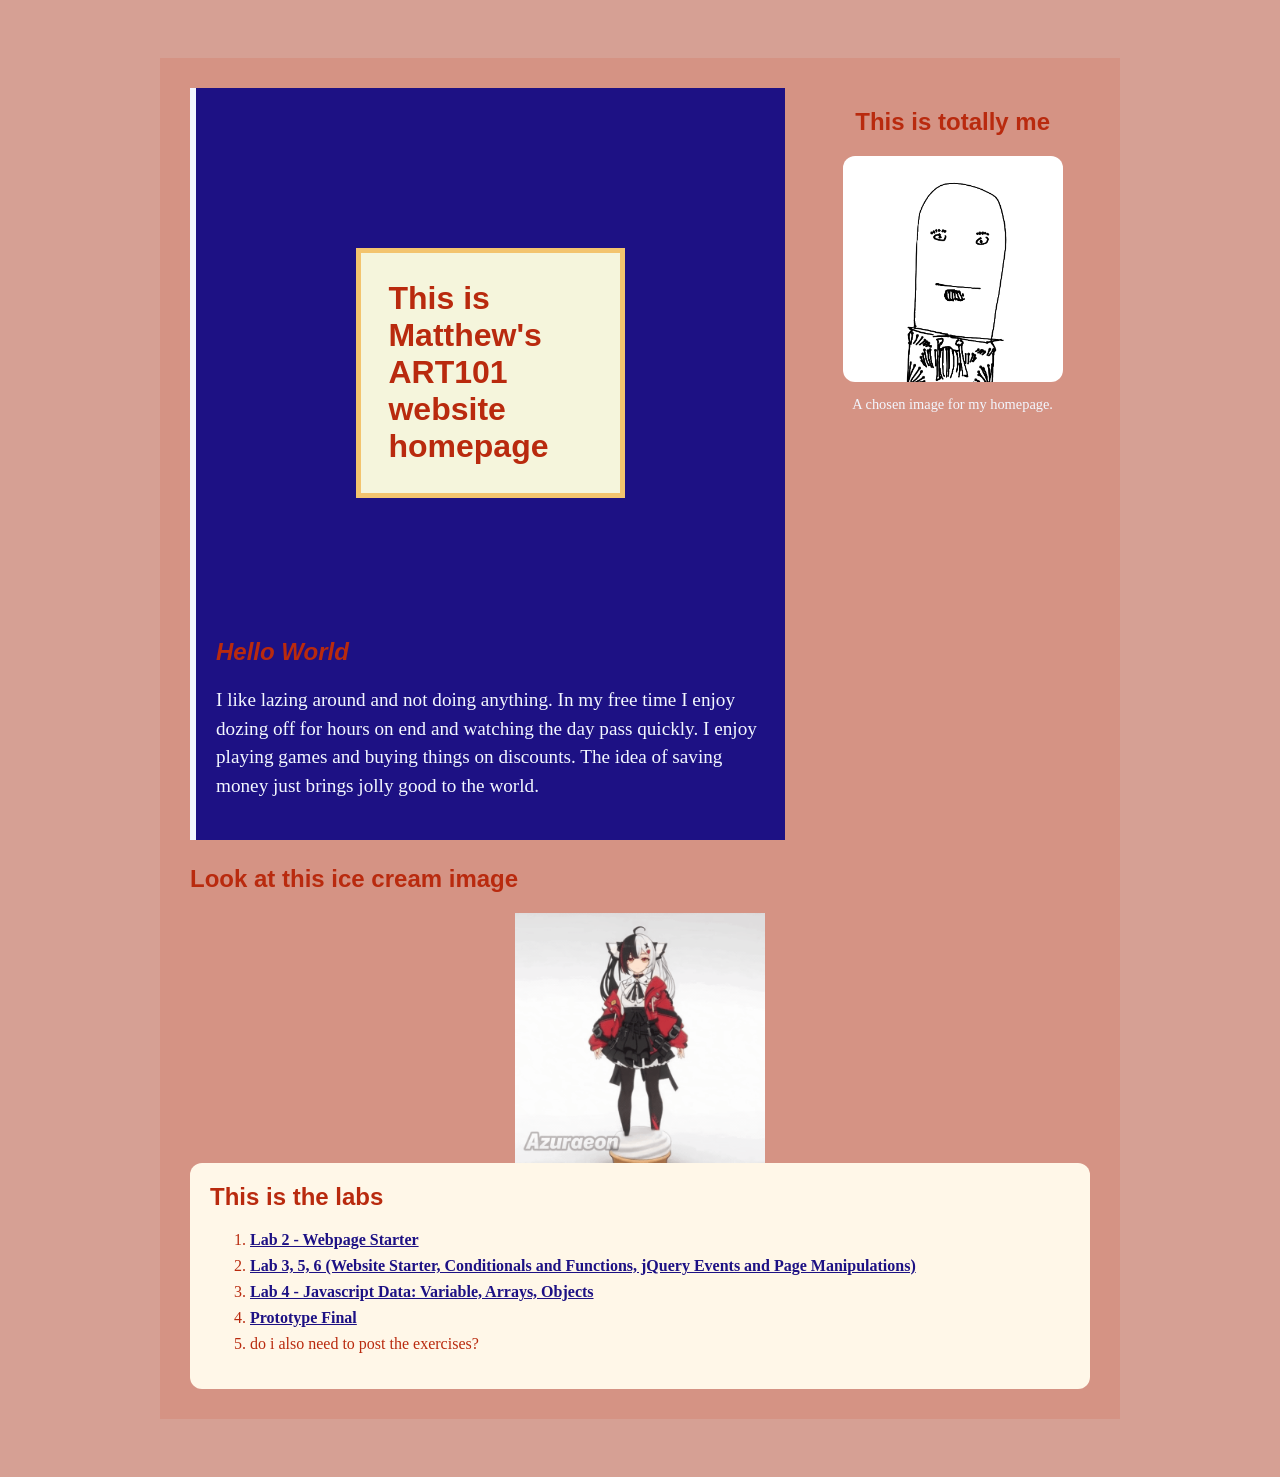
<file: index.html>
<!doctype html>
<html lang="en">

<head>
    <meta name="viewport" content="width=device-width, initial-scale=1.0">
    <meta charset="utf-8">
    <title>Matthew's ART101 Homepage</title>
    <link href="site.css" rel="stylesheet" type="text/css">
</head>

<body>
    <div id="page">
        <div class="top-section">
            <div id="introduction">
                <h1>This is Matthew's ART101 website homepage</h1>
                <h2>Hello World </h2>
                <p>
                    I like lazing around and not doing anything. In my free time I enjoy dozing off for hours on end and
                    watching the day pass quickly. I enjoy playing games and buying things on discounts. The idea of
                    saving money just brings jolly good to the world. </p>
            </div>
            <div class="profile">
                <h2>This is totally me</h2>
                <img src="myphoto.png" alt="A portrait of me">
                <p>A chosen image for my homepage.</p>
            </div>
        </div>
        <h2>Look at this ice cream image</h2>
        <img src="icecreamosa2.gif">
        <div class="navigation">
            <h2> This is the labs</h2>
            <ol>
                <li><a href="environ/env01.html">Lab 2 - Webpage Starter</a>
                </li>
                <li><a href="environ/env02.html">Lab 3, 5, 6 (Website Starter, Conditionals and Functions, jQuery Events and Page Manipulations)</a></li>
                <li><a href="environ/env03.html">Lab 4 - Javascript Data: Variable, Arrays, Objects</a></li>
                <li><a href="Final/final.html">Prototype Final</a></li>
                <li>do i also need to post the exercises?</li>
            </ol>
        </div>
    </div>
</body>

</html>
</file>
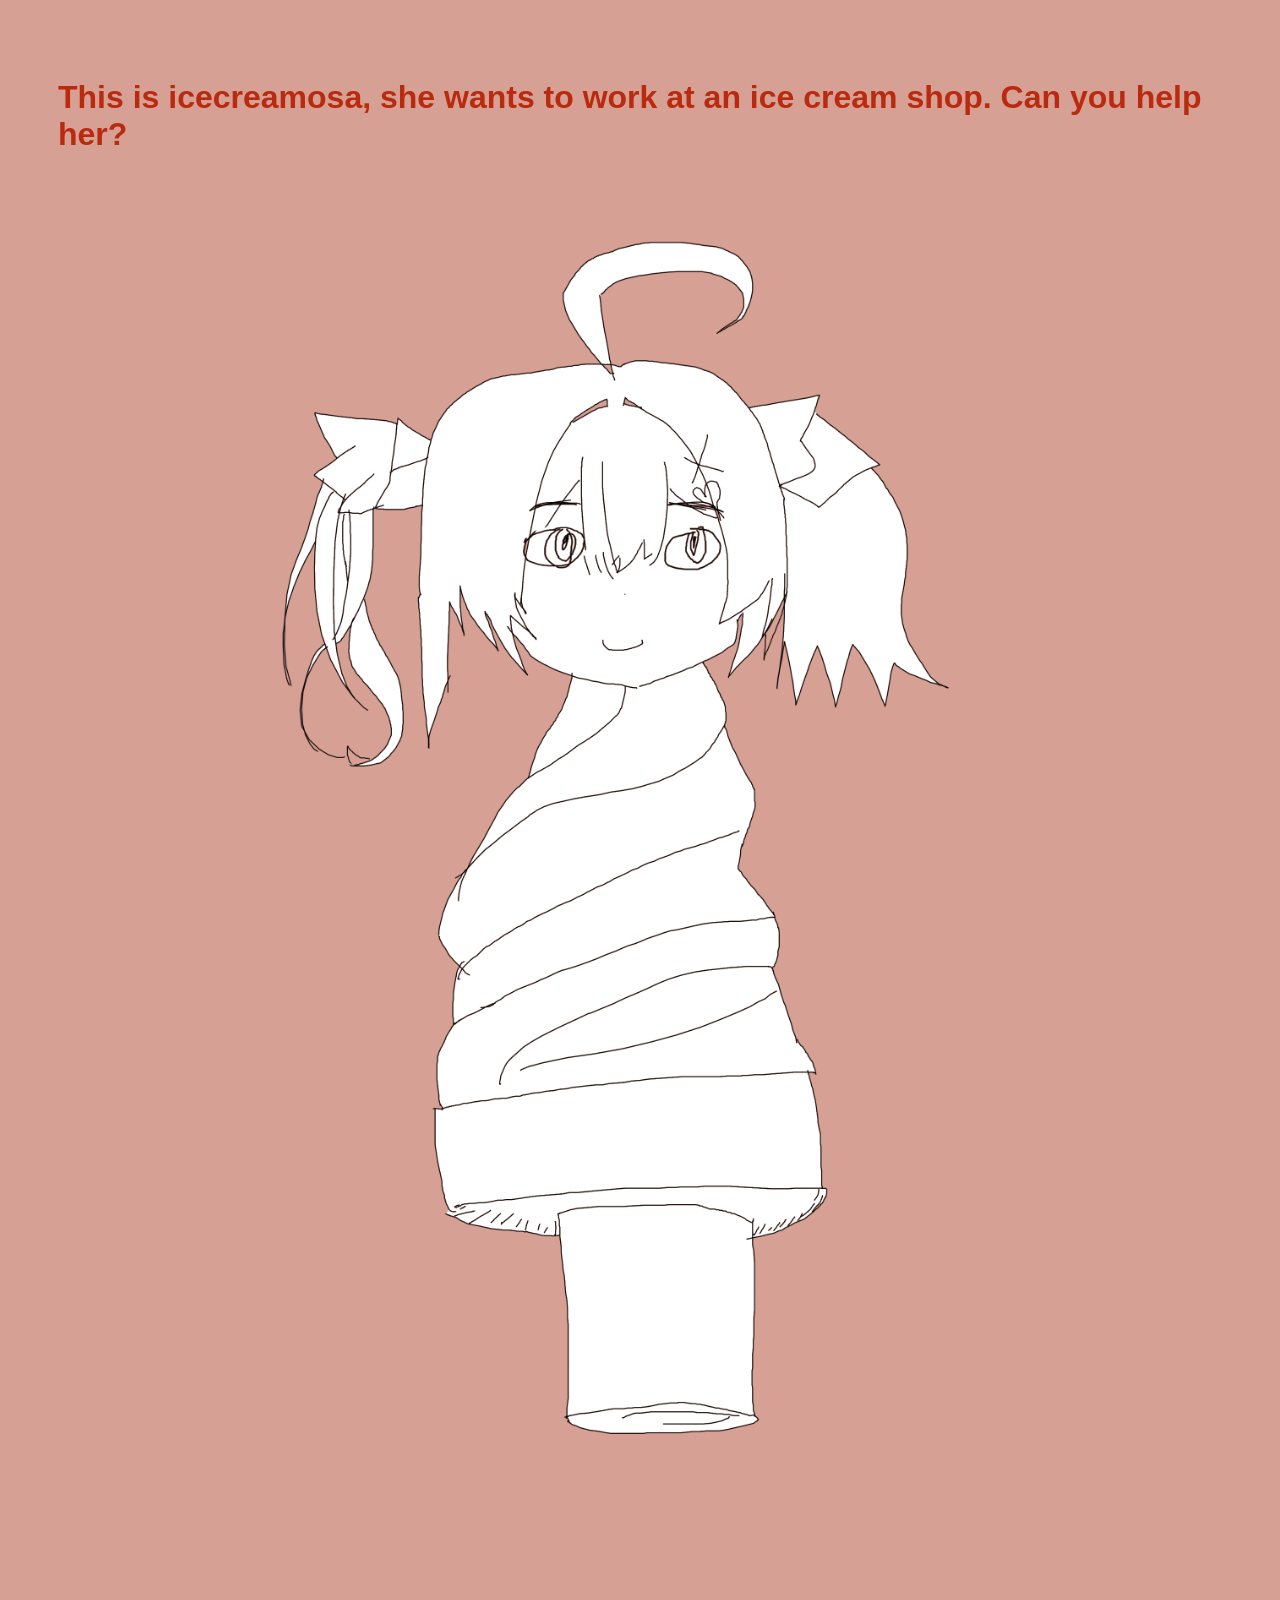
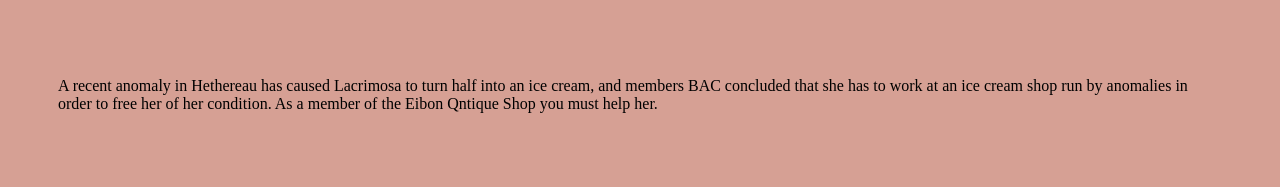
<file: environ/env01.html>
<!doctype html>
<html lang=en>
<head>
     <meta charset="utf-8">
    <title>Environment 01</title>
    <link href="env.css" rel="stylesheet" type="text/css">
</head>
<body>
    <h1> This is icecreamosa, she wants to work at an ice cream shop. Can you help her? </h1>
    <img id="sleepy" src="icecreamosas.png">
    <p> A recent anomaly in Hethereau has caused Lacrimosa to turn half into an ice cream, and members BAC concluded that she has to work at an ice cream shop run by anomalies in order to free her of her condition. As a member of the Eibon Qntique Shop you must help her. </p>
</body>
</html>
</file>
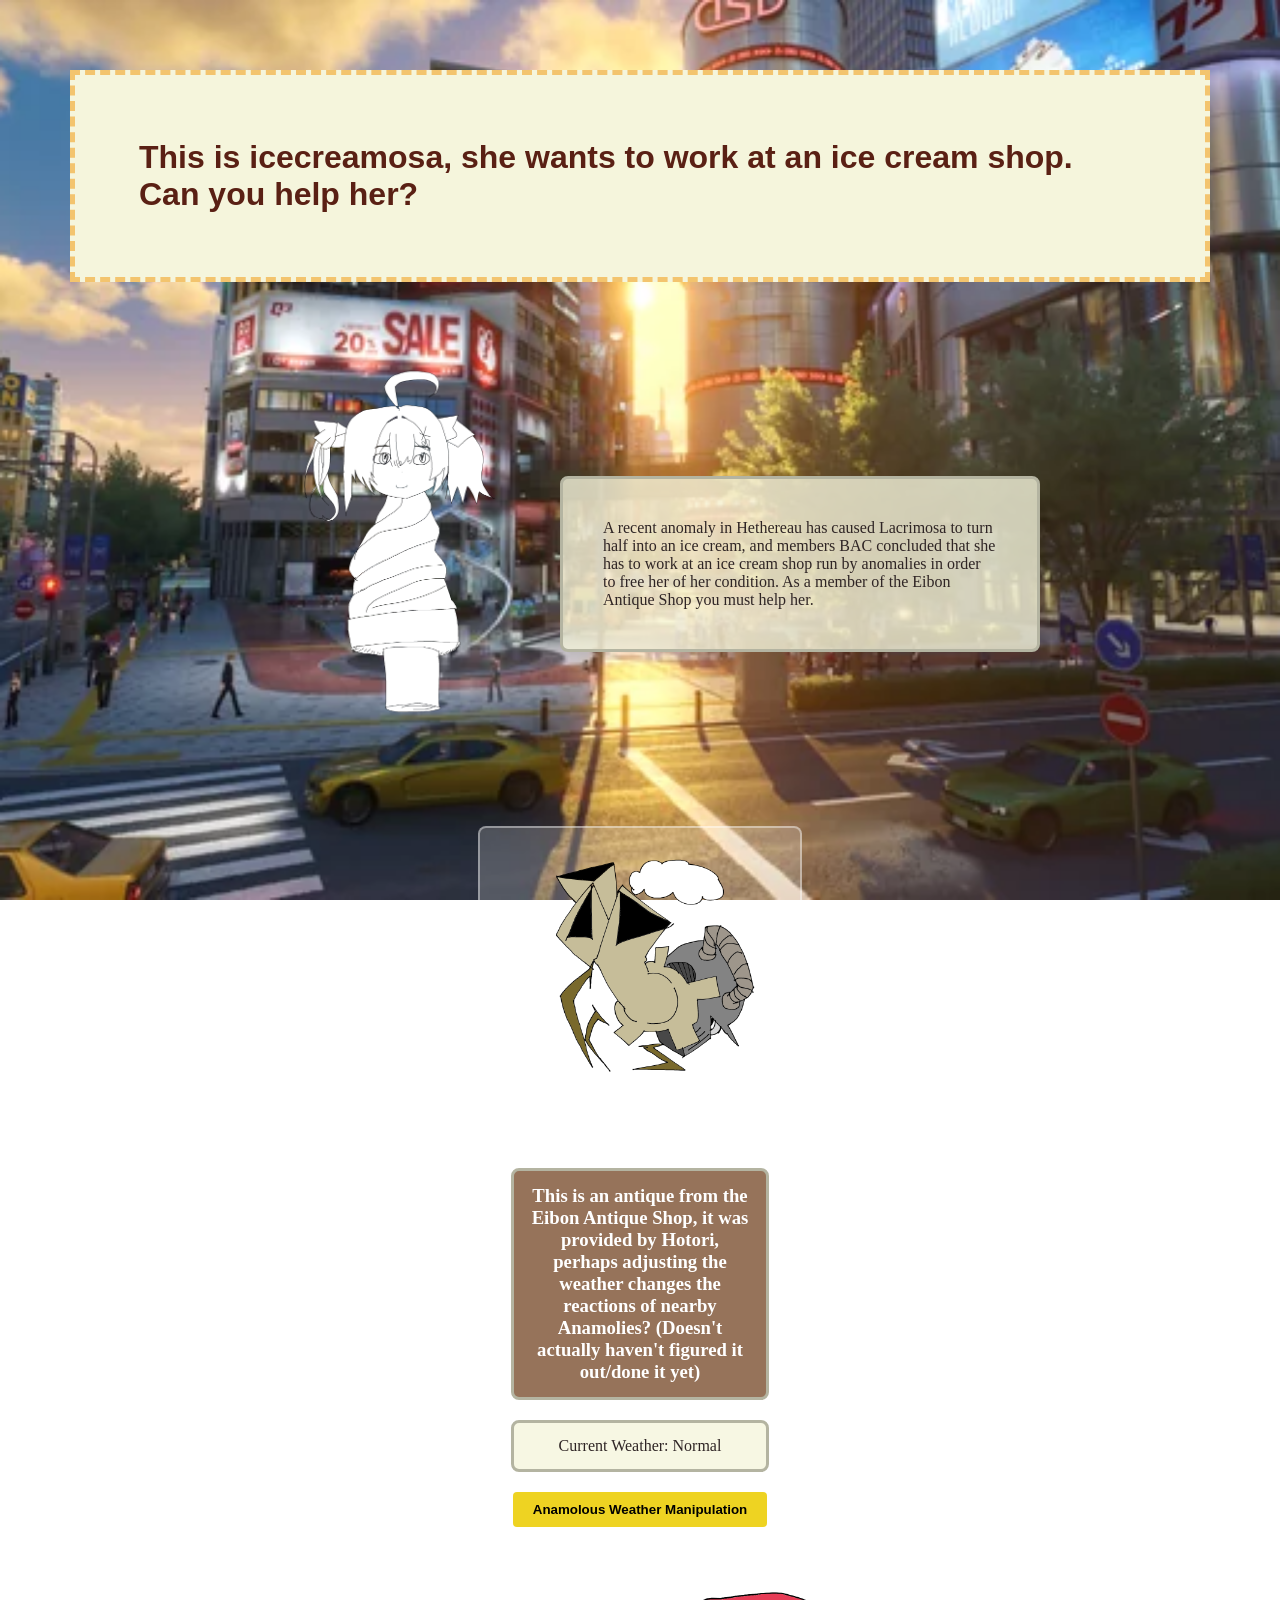
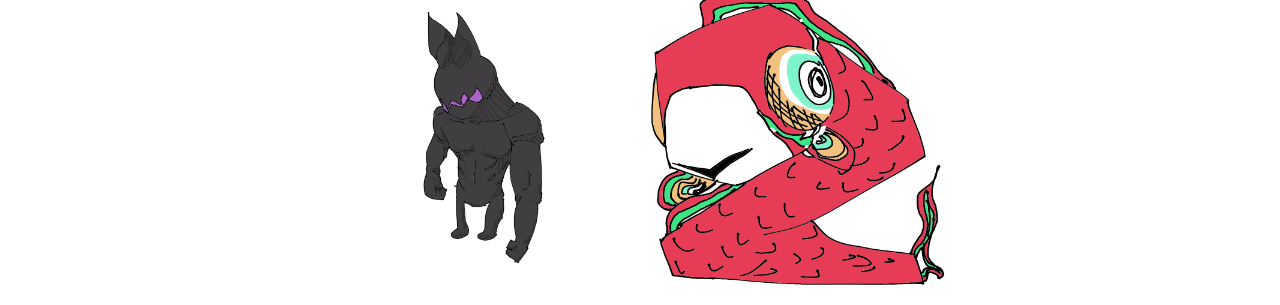
<file: environ/env02..html>
<!doctype html>
<html lang="en">
<head>
    <meta charset="utf-8">
    <meta name="viewport" content="width=device-width, initial-scale=1.0">
    <title>Environment 01</title>
    <link href="env02.css" rel="stylesheet" type="text/css">
    <script src="https://code.jquery.com/jquery-3.7.1.min.js"></script>
    <script src="env02.js" DEFER></script>
</head>
<body>
    <div id="page">
            <div id="main">
                <h1> This is icecreamosa, she wants to work at an ice cream shop. Can you help her? </h1>
                <div class="mosaInfo">
                <img id="icecream" src="icecreamosas.png">
                <p> A recent anomaly in Hethereau has caused Lacrimosa to turn half into an ice cream, and members BAC concluded that she has to work at an ice cream shop run by anomalies in order to free her of her condition. As a member of the Eibon Antique Shop you must help her. </p>
                </div>
            </div>
            <div class="weather-box">
                <img id="weatherimg" src="Weather.png">
                <h3> This is an antique from the Eibon Antique Shop, it was provided by Hotori, perhaps adjusting the weather changes the reactions of nearby Anamolies? (Doesn't actually haven't figured it out/done it yet) </h3>
                <p id="weather-text">Current Weather: Normal</p>
                <button id="weather-btn">Anamolous Weather Manipulation</button>
            </div>
            <div id="weather-overlay"></div>
            <div id="bottom">
                <div class="entityInfo">
                <img id="anomaly1" src="Anamalous3.png">
                <p id="anomaly1status"> Anomaly1 tilts back and forth, anticipating something. </p>
                <img id="anomaly2" src="KoiNew.png">
                <p id="anomaly2status"> Anomaly2 floats in the air, eager to have some ice cream. </p>
                </div>
            </div>
    </div>
</body>
</html>
</file>
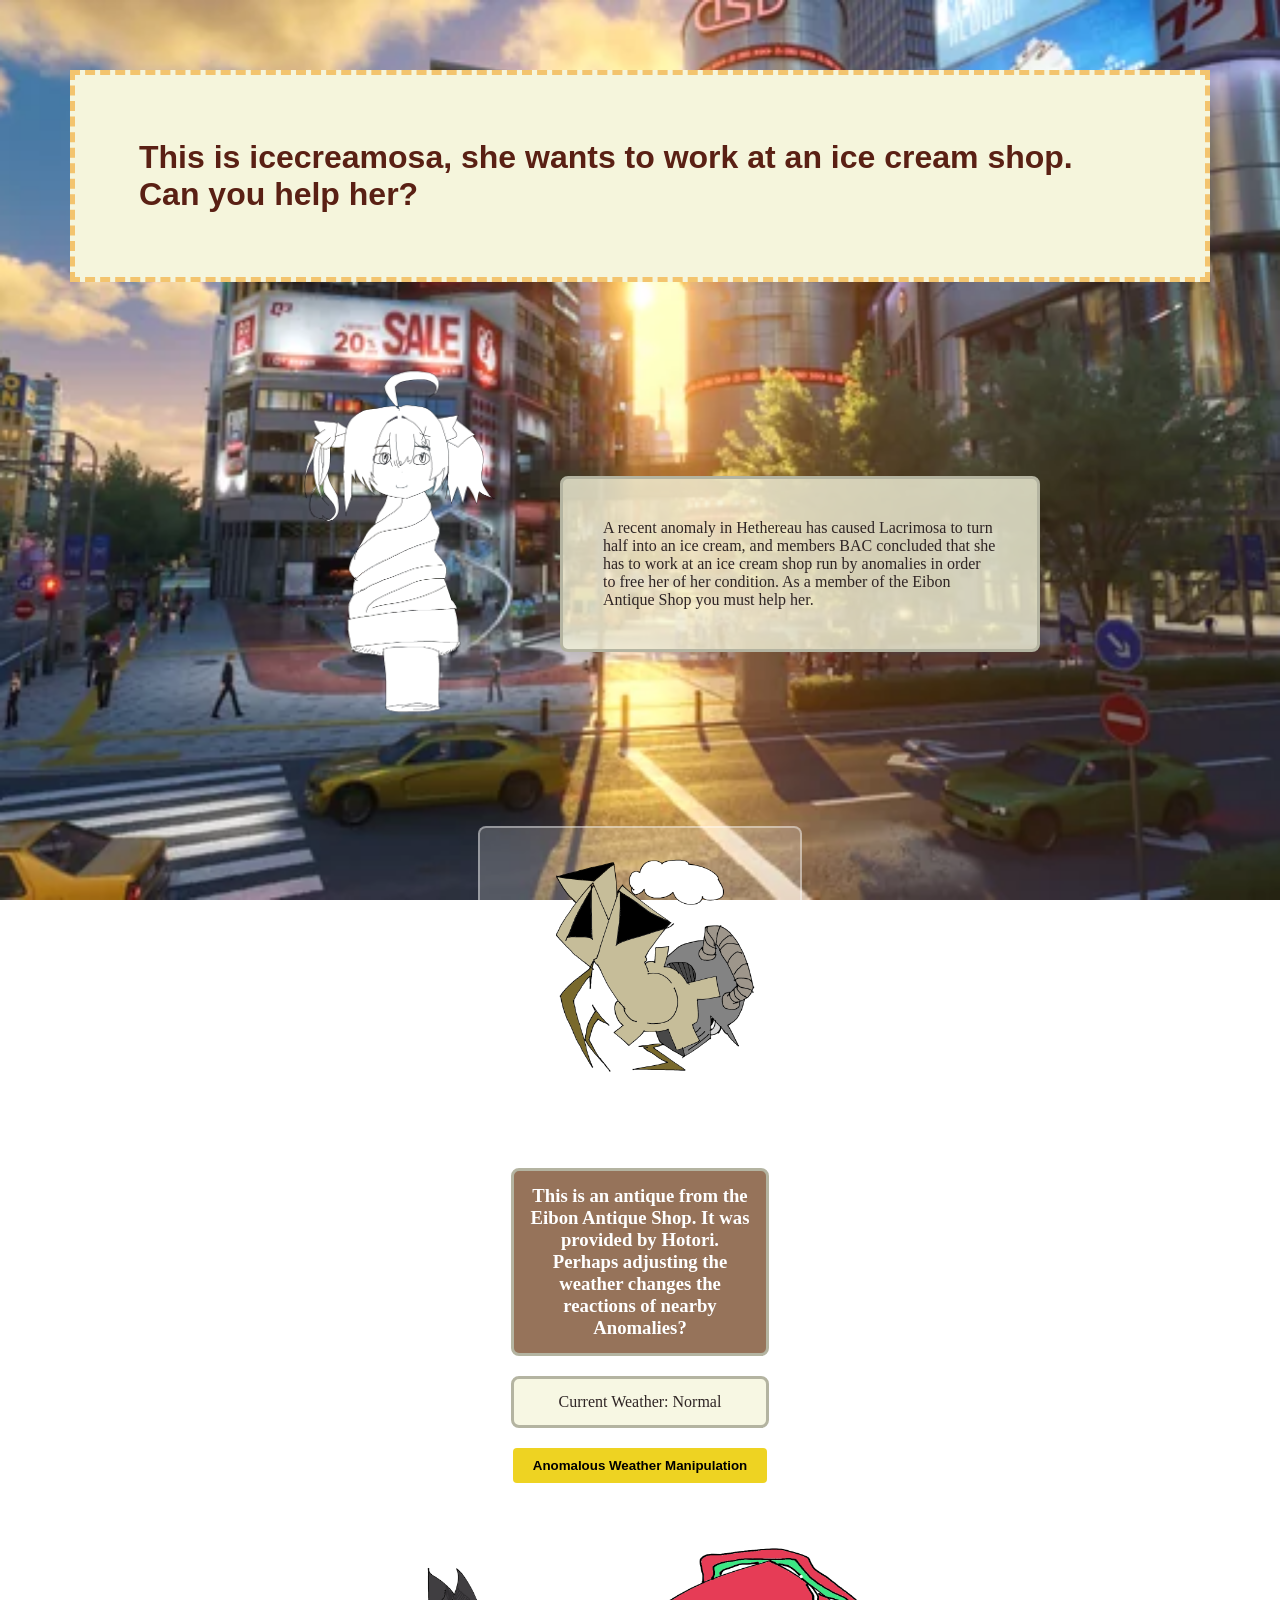
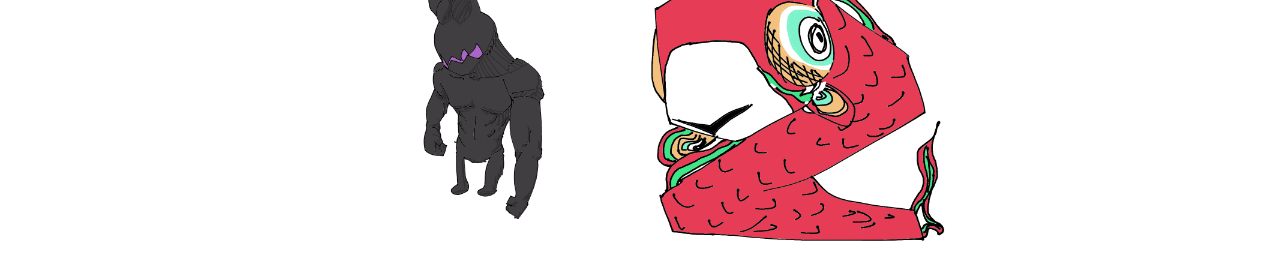
<file: environ/env02.html>
<!doctype html>
<html lang="en">
<head>
    <meta charset="utf-8">
    <meta name="viewport" content="width=device-width, initial-scale=1.0">
    <title>Environment 01</title>
    <link href="env02.css" rel="stylesheet" type="text/css">
    <script src="https://code.jquery.com/jquery-3.7.1.min.js"></script>
    <script src="env02.js" DEFER></script>
</head>
<body>
 <div id="page">

        <main id="main">
            <h1>
                This is icecreamosa, she wants to work at an
                ice cream shop. Can you help her?
            </h1>

            <div class="mosaInfo">
                <img
                    id="icecream"
                    src="icecreamosas.png"
                    alt="Icecreamosa"
                >

                <p>
                    A recent anomaly in Hethereau has caused
                    Lacrimosa to turn half into an ice cream,
                    and members BAC concluded that she has to
                    work at an ice cream shop run by anomalies
                    in order to free her of her condition.
                    As a member of the Eibon Antique Shop
                    you must help her.
                </p>
            </div>
        </main>

        <section class="weather-box">
            <img
                id="weatherimg"
                src="Weather.png"
                alt="Weather manipulation antique"
            >

            <h3>
                This is an antique from the Eibon Antique Shop.
                It was provided by Hotori. Perhaps adjusting
                the weather changes the reactions of nearby
                Anomalies?
            </h3>

            <p id="weather-text">Current Weather: Normal</p>

            <button id="weather-btn">
                Anomalous Weather Manipulation
            </button>
        </section>

        <div id="weather-overlay"></div>

        <section id="bottom">
            <div class="entityInfo">

                <img
                    id="anomaly1"
                    src="Anamalous3.png"
                    alt="First anomaly"
                    tabindex="0"
                >

                <p id="anomaly1status">
                    Anomaly1 tilts back and forth,
                    anticipating something.
                </p>

                <img
                    id="anomaly2"
                    src="KoiNew.png"
                    alt="Koi fish anomaly"
                    tabindex="0"
                >

                <p id="anomaly2status">
                    Anomaly2 floats in the air,
                    eager to have some ice cream.
                </p>

            </div>
        </section>

    </div>
</body>
</html>
</file>
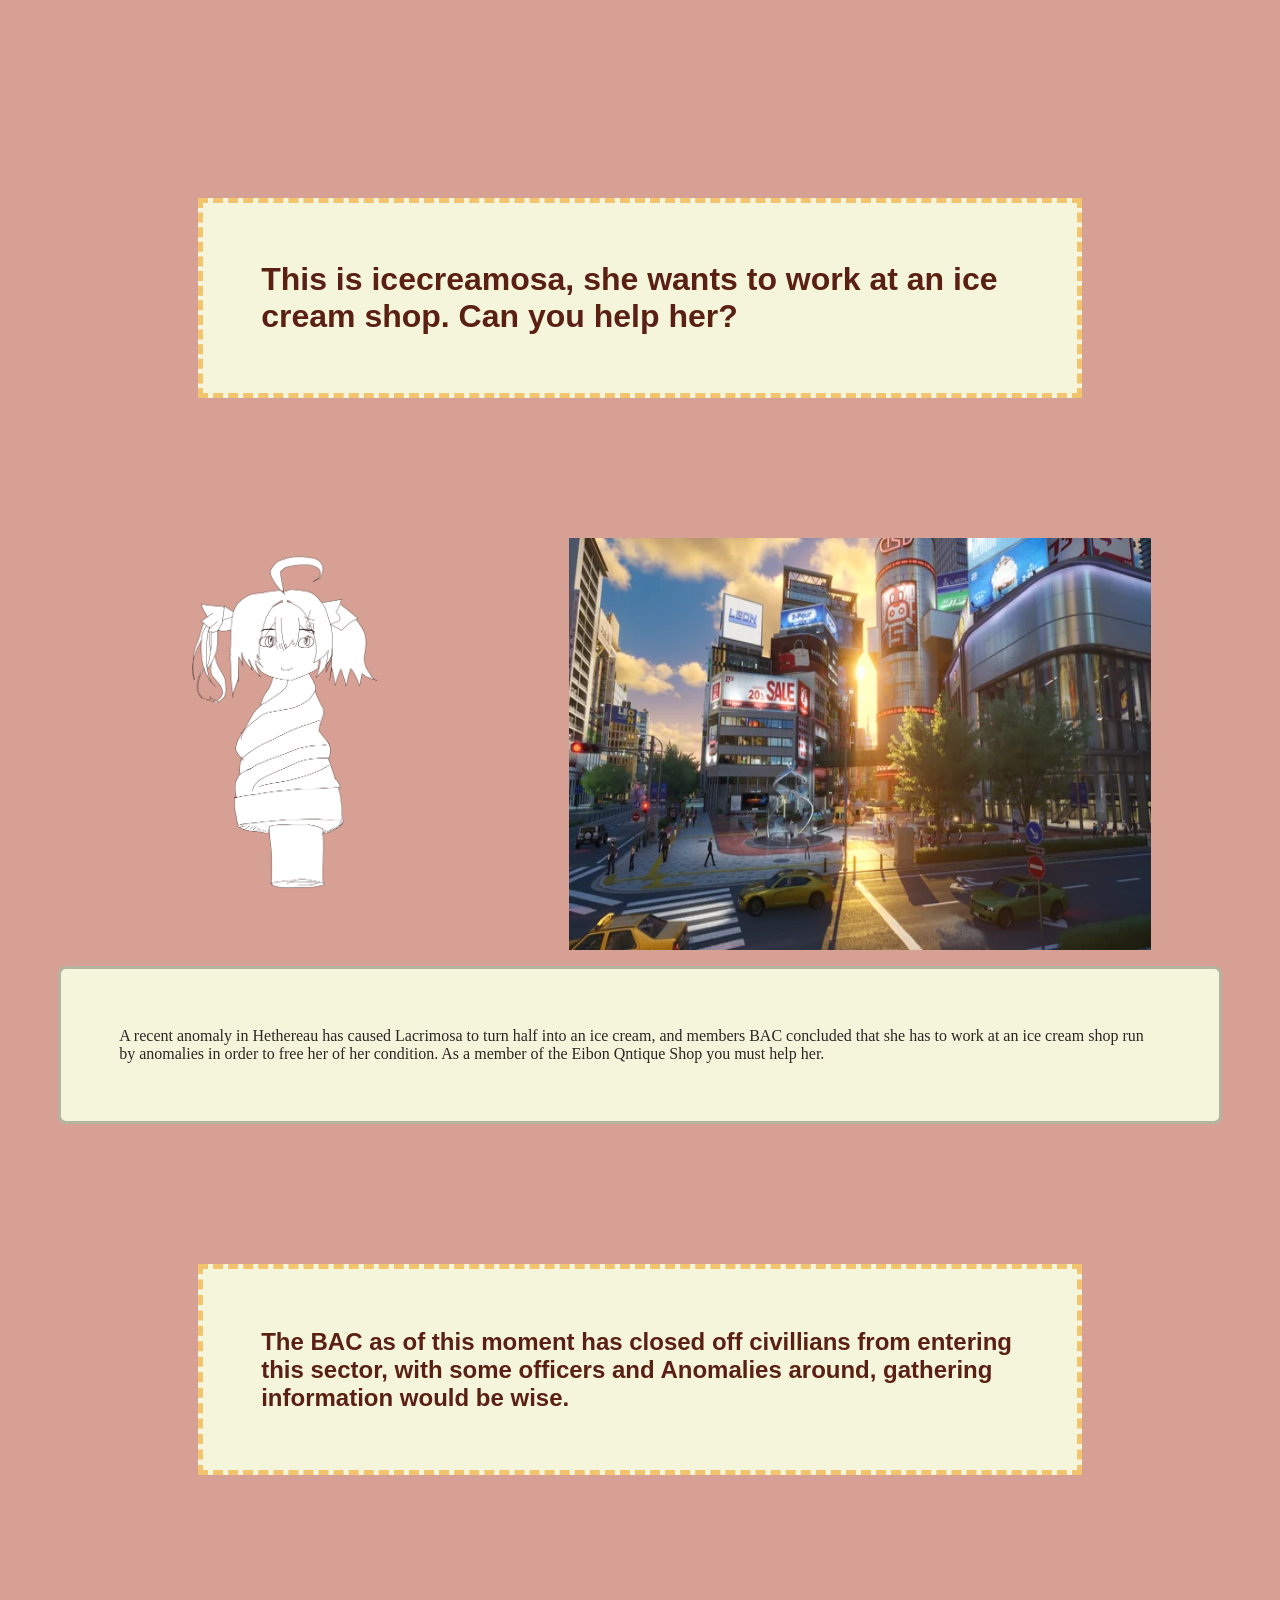
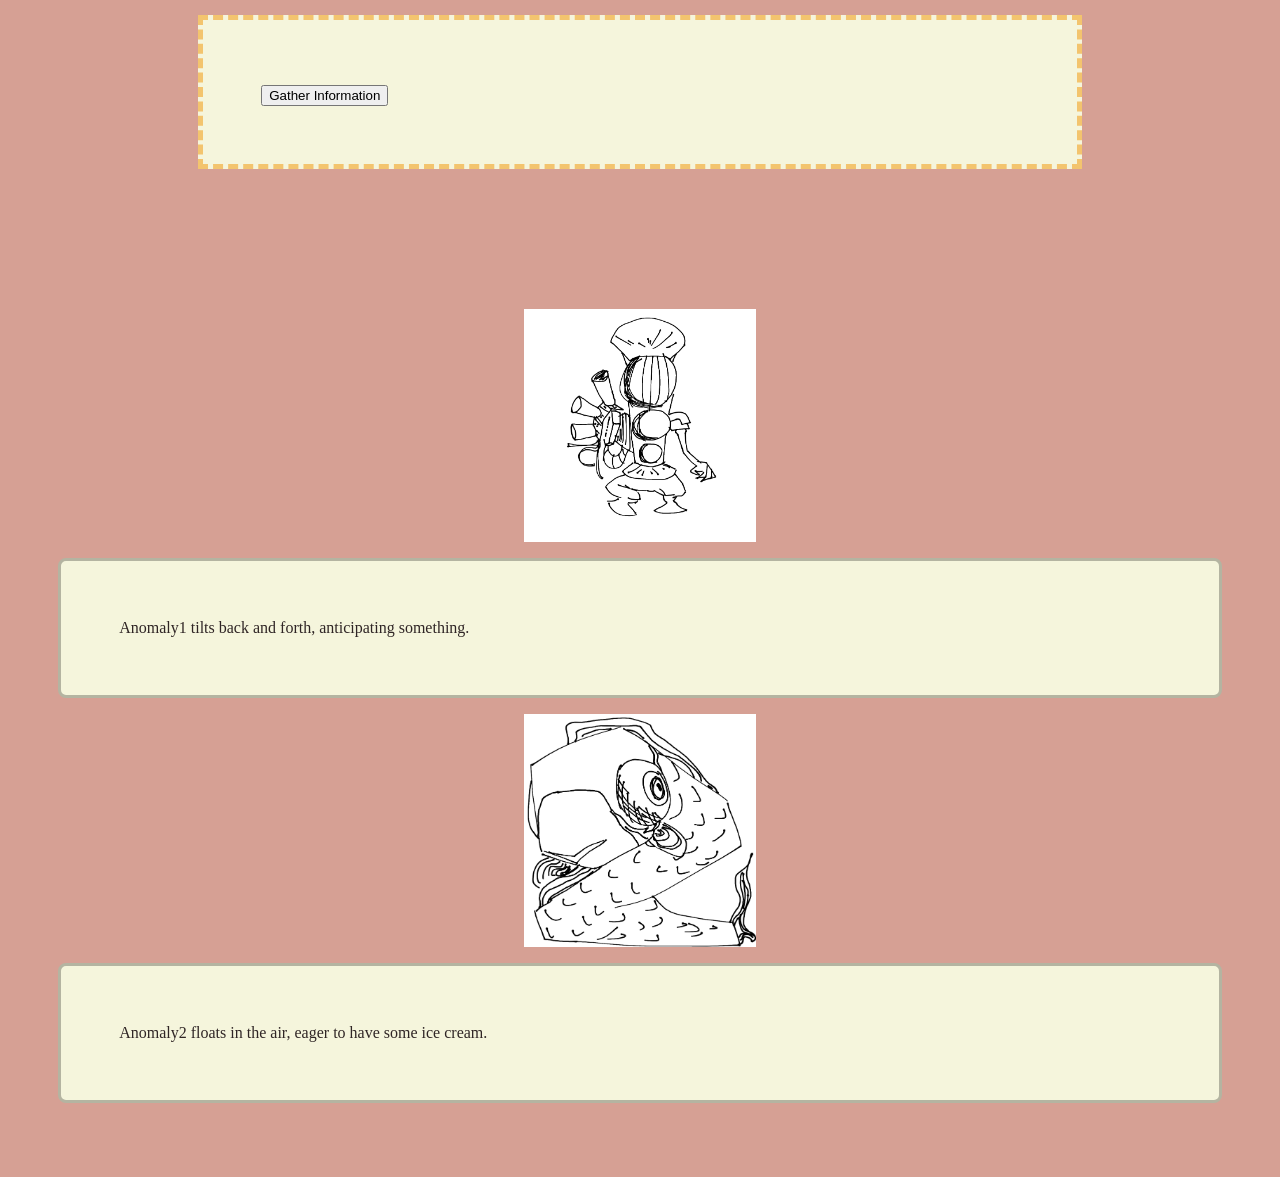
<file: environ/env03.html>
<!doctype html>
<html lang="en">
<head>
<meta charset="utf-8">
<meta name="viewport" content="width=device-width, initial-scale=1.0">
   <!-- Overall title of your page -->
   <title>Environment 1</title>
   <!-- Link to external CSS file -->
   <link rel="stylesheet" href="env03.css">
   <!-- jQuery library -->
   <script src="https://code.jquery.com/jquery-3.7.1.min.js"></script>
   <!-- Link to external JavaScript file -->
   <script src="env03.js" DEFER></script>
</head>

<body>
    <div id="page">

        <div id="main">
            <h1> This is icecreamosa, she wants to work at an ice cream shop. Can you help her? </h1>
            <div class="image-container">
                <img id="sleepy" src="icecreamosas.png">
                <img id="city" src="hethereau.png"> </div>
                <p> A recent anomaly in Hethereau has caused Lacrimosa to turn half into an ice cream, and members BAC
                    concluded that she has to work at an ice cream shop run by anomalies in order to free her of her
                    condition. As a member of the Eibon Qntique Shop you must help her. </p>
            </div>
            <div id="environment-output">
                <h2>The BAC as of this moment has closed off civillians from entering this sector, with some officers and Anomalies around, gathering information would be wise. <h2>
                        <div id="explore">
                            <button id="interact">Gather Information</button>
                        </div>
            </div>
            <div id="bottom">
                <img id="anomaly1" src="light.png"> <p> Anomaly1 tilts back and forth, anticipating something. </p>
                <img id="anomaly2" src="koi.png"> <p> Anomaly2 floats in the air, eager to have some ice cream. </p>
            </div>
        </div>
</body>

</html>
</file>
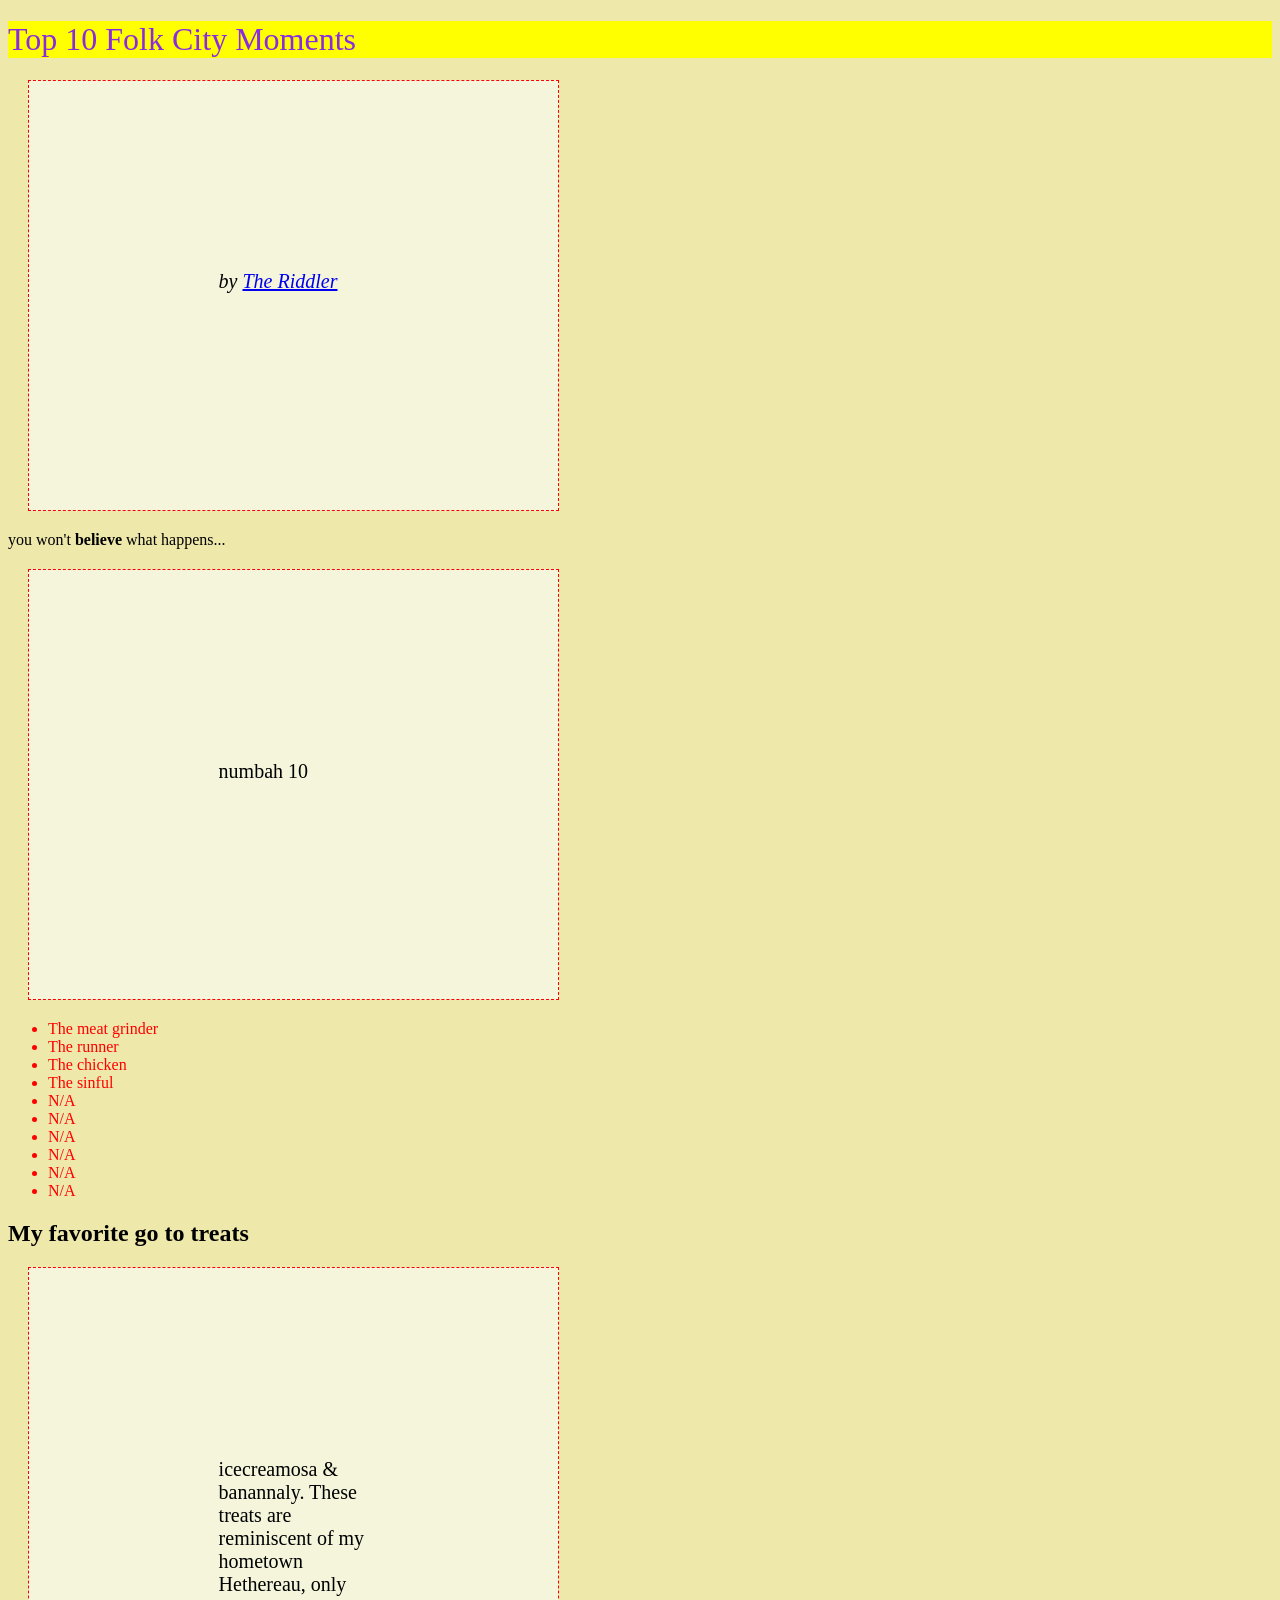
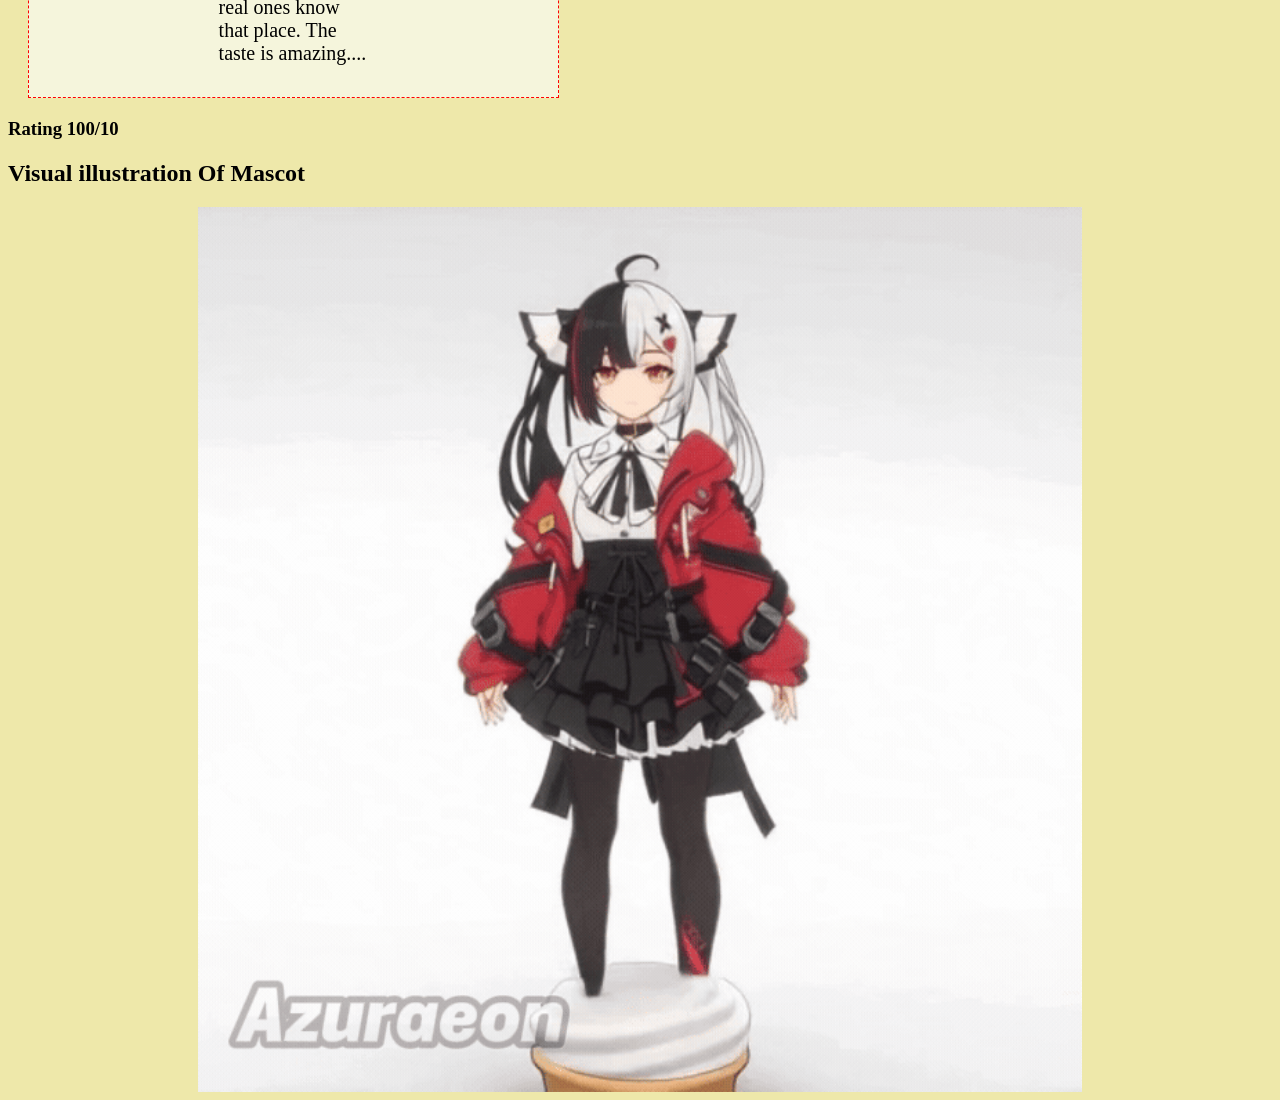
<file: exercises/ex01.html>
<!DOCTYPE html>

<html>
<!-- head is for meta info -->

<head>
    <title>Folk City Compendium</title>
    <meta name = "viewport"
    content="width=device-width,
    initial-scale="1.0">
    <link href="ex01.css" rel="stylesheet" type="text/css" />
</head>

<!-- body is for real content -->

<body>


    <h1> Top 10 Folk City Moments </h1>

    <p><em> by <a
                href="https://www.google.com/search?sca_esv=b806ac0cce3d6a6a&sxsrf=APpeQntrPJxAa_EexTaSPJ-m0E9BxtTH1Q:1792034281864&q=the+riddler&source=lnms&fbs=[base64]&sa=X&ved=2ahUKEwiLxq72h7uXAxV2J0QIHRumFuYQ0pQJegQIDRAB&biw=1280&bih=631&dpr=1.5"
                target="_blank">The Riddler</a> </em></p>

    you won't <strong>believe</strong> what happens...

    <p><span> numbah 10 </span></p>
    <ul>
        <li>The meat grinder</li>
        <li> The runner
            </li?>
        <li> The chicken
            </li?>
        <li> The sinful
            </li?>
        <li> N/A
            </li?>
        <li> N/A
            </li?>
        <li> N/A
            </li?>
        <li> N/A
            </li?>
        <li> N/A
            </li?>
        <li> N/A
            </li?>
    </ul>

    <h2> My favorite go to treats </h2>

    <p>icecreamosa & banannaly. These treats are reminiscent of my hometown Hethereau, only real ones know that place. The taste is amazing....</p>

    <h3> Rating 100/10 </h3>

    <h2> Visual illustration Of Mascot </h2>

    <img id="lacrimosa" src="icecreamosa.gif" >






</body>





</html>
</file>
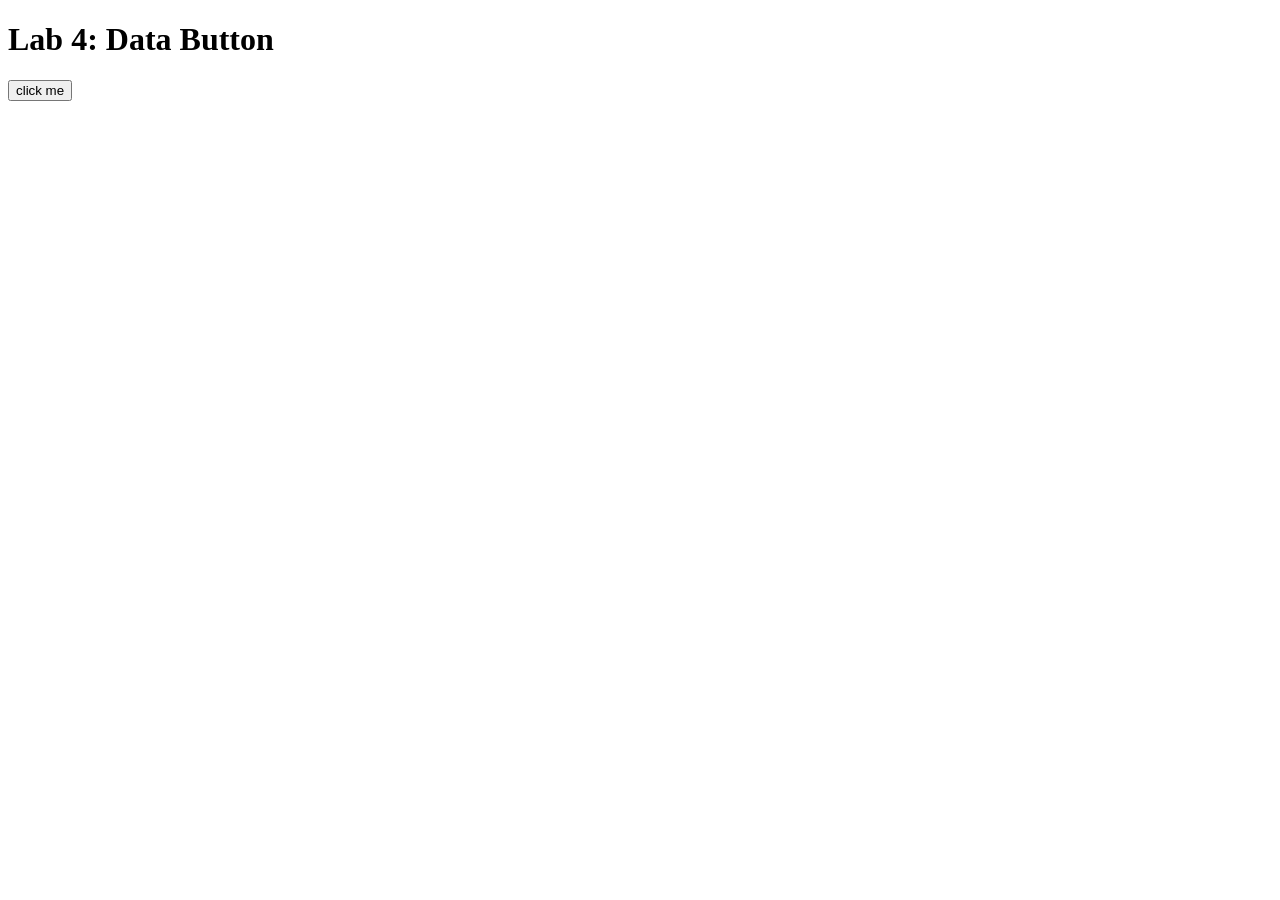
<file: exercises/lab04.html>
<!DOCTYPE html>
<html lang="en">

<head>
    <!-- All techy stuff goes here, inside HEAD -->
    <meta charset="UTF-8">
    <meta name="viewport" content="width=device-width, initial-scale=1.0">

    <!-- Overall title of your page -->
    <title>Lab 4</title>

    <!-- jQuery library -->
    <script src="https://code.jquery.com/jquery-3.7.1.min.js"></script>

    <!-- Link to external JavaScript file -->
    <script src="lab04.js" defer></script>
</head>

<body>
    <!-- Main content goes here, inside BODY -->
    <h1>Lab 4: Data Button</h1>

    <button id="needy-button">click me</button>

    <div id="output"></div>
</body>

</html>
</file>
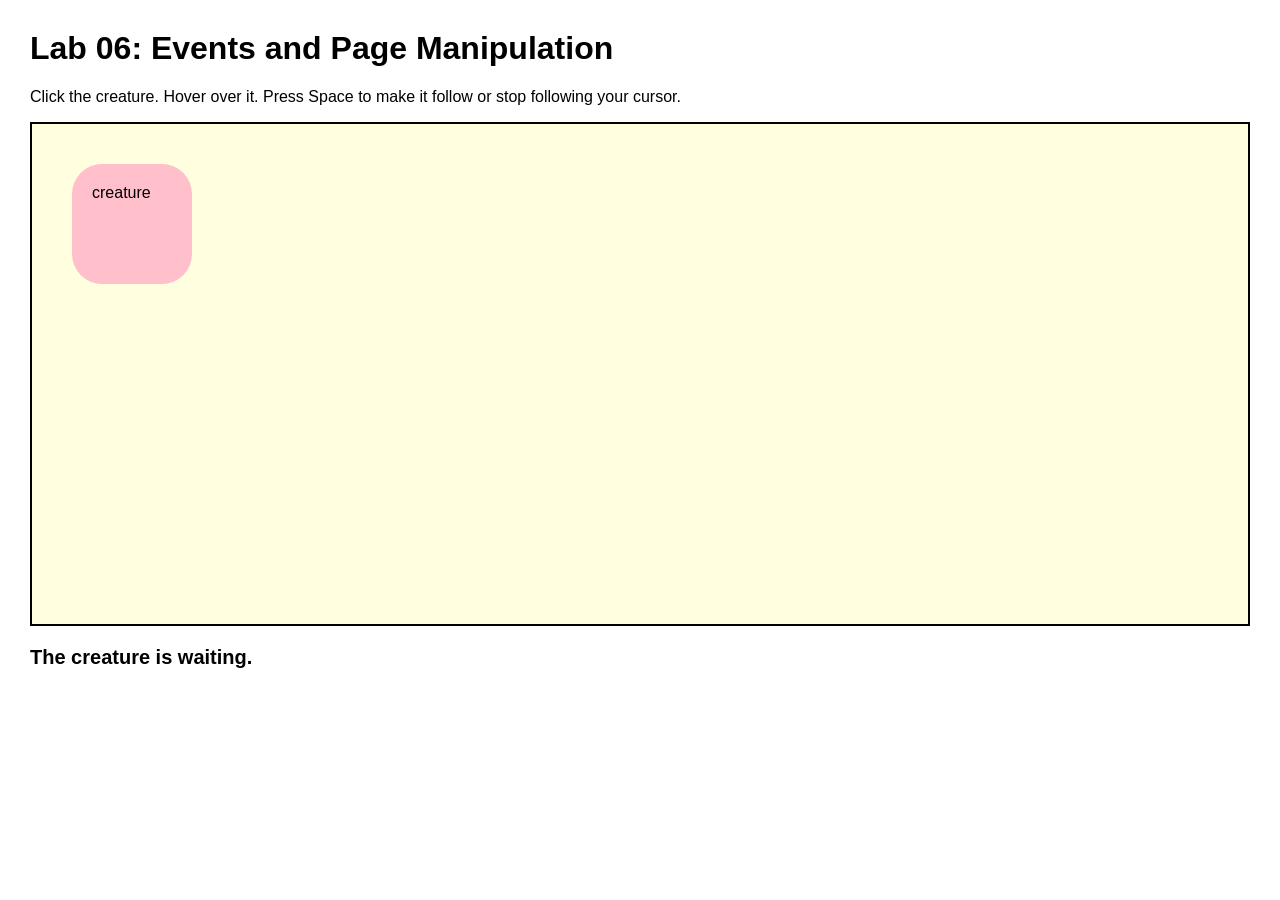
<file: exercises/lab06.html>
<!DOCTYPE html>
<html lang="en">

<head>
  <!-- All techy stuff goes here, inside HEAD -->
  <meta charset="UTF-8">
  <meta name="viewport" content="width=device-width, initial-scale=1.0">

  <!-- Overall title of your page -->
  <title>Lab 06</title>

  <!-- Link to external CSS file -->
  <link rel="stylesheet" href="lab06.css">

  <!-- jQuery library -->
  <script src="https://code.jquery.com/jquery-3.7.1.min.js"></script>

  <!-- Link to external JavaScript file -->
  <script src="lab06.js" defer></script>
</head>

<body>
  <!-- Main content goes here, inside BODY -->

  <h1>Lab 06: Events and Page Manipulation</h1>

  <p>
    Click the creature. Hover over it. Press Space to make it follow or stop following your cursor.
  </p>

  <div id="scene">
    <div id="creature">
      creature
      <div id="thought">I feel your cursor nearby boy...</div>
    </div>
  </div>

  <p id="status">The creature is waiting.</p>

</body>

</html>
</file>
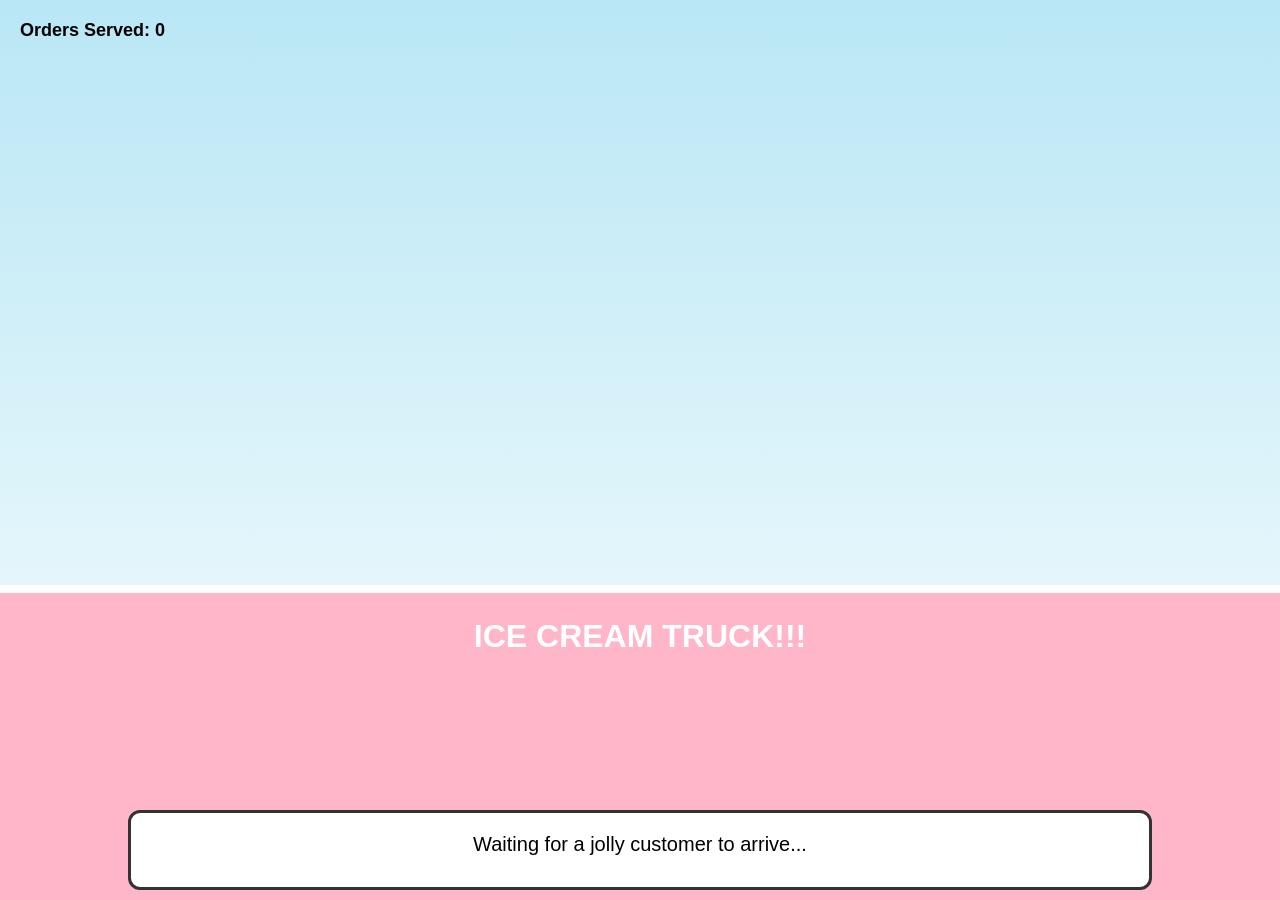
<file: Final/final.html>
<!doctype html>
<html lang="en">

<head>
    <meta charset="UTF-8">
    <meta name="viewport" content="width=device-width, initial-scale=1.0">
    <title>Prototype for Final</title>
    <link rel="stylesheet" href="final.css">
    <script src="https://code.jquery.com/jquery-3.7.1.min.js"></script>
    <script src="final.js" defer></script>
</head>

<body>
<div id="game">

    <div id="status">
        Orders Served: <span id="score">0</span>
    </div>

    <!-- Customer -->
    <div id="customer-area">
        <div id="customer">
            <div id="customer-number"></div>
        </div>
    </div>

    <div id="flavor-area">

        <div class="flavor" data-flavor="1">
            <div class="tooltip">Flavor 1</div>
            <div class="flavor-box"></div>
        </div>

        <div class="flavor" data-flavor="2">
            <div class="tooltip">Flavor 2</div>
            <div class="flavor-box"></div>
        </div>

        <div class="flavor" data-flavor="3">
            <div class="tooltip">Flavor 3</div>
            <div class="flavor-box"></div>
        </div>

        <div class="flavor" data-flavor="4">
            <div class="tooltip">Flavor 4</div>
            <div class="flavor-box"></div>
        </div>

    </div>

    <div id="truck">
        <h1>ICE CREAM TRUCK!!!</h1>
    </div>

    <div id="dialogue-area">
        <p id="dialogue">Waiting for a jolly customer to arrive...</p>
    </div>

</div>
</body>

</html>
</file>
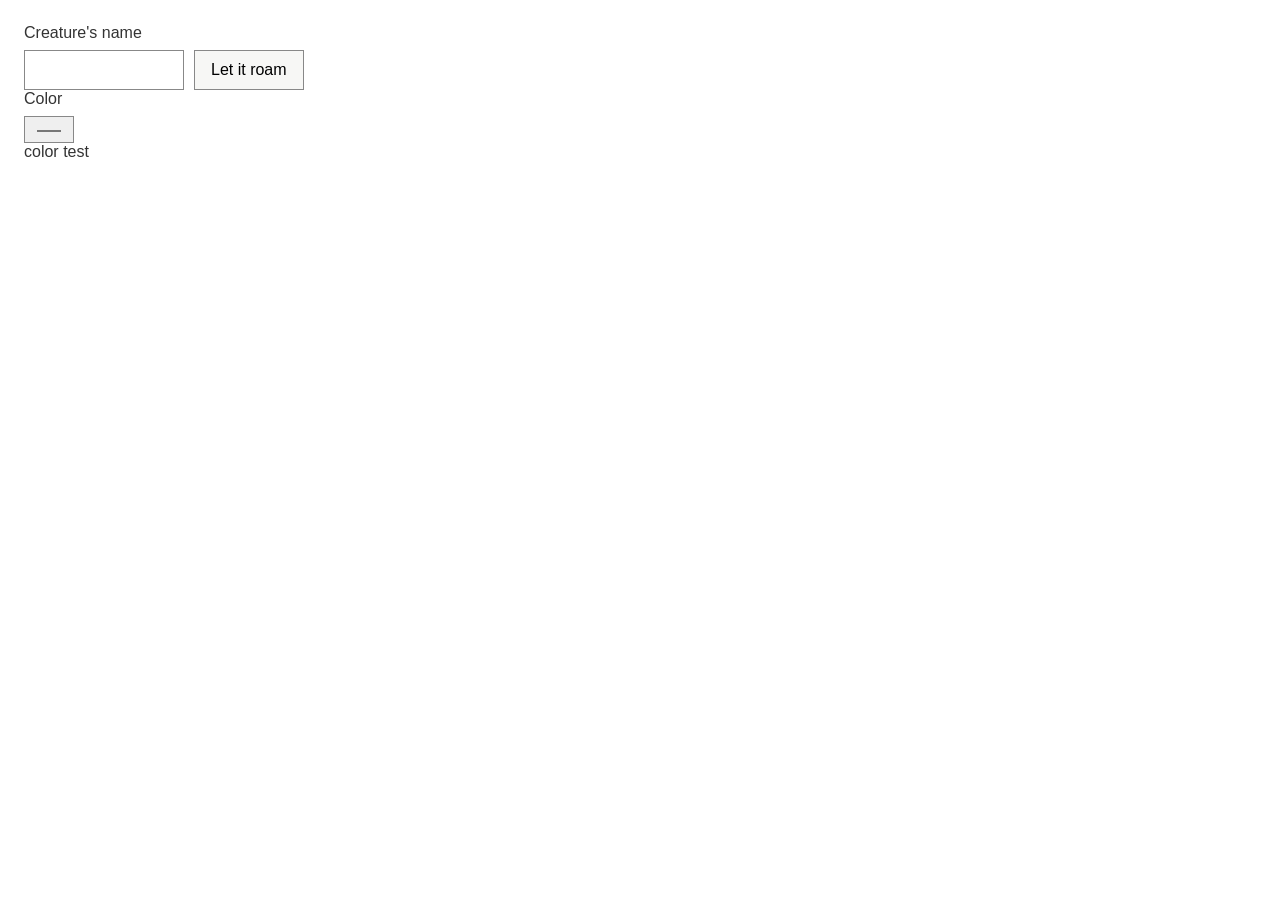
<file: garden/garden.html>
<!DOCTYPE html>
<html lang="en">
<head>
    <meta charset="UTF-8">
    <meta name="viewport" content="width=device-width, initial-scale=1.0">
    <title>Create an item from input</title>
    <link rel="stylesheet" href="garden.css">
    <script src="https://code.jquery.com/jquery-3.7.1.min.js"></script>
    <script src="garden.js" defer></script>
</head>
<body>
    <label for="item-label">Creature's name</label>
    <div class="controls">
        <input id="item-label" type="text" autocomplete="off">
        <button id="add-button" type="button">Let it roam</button>
    </div>
        </div>
            <label for="object-color">Color</label>
            <input id="object-color" type= "color" value="#d9d9d3">
        </div>
    <div id="object">color test</div>
    <p id="message" aria-live="polite"></p>
    <ul id="items" aria-live="polite"></ul>
</body>
</html>
</file>
<file: site.css>
#page {
    max-width: 900px;
    margin: 0 auto 0 auto;
    background: #d59384;
    padding: 30px;
}


body {
    background: #d6a094;
    padding: 50px;
}

h1 {
    color: #b92a0e;
    font-family: sans-serif;
    background-color: beige;
    padding: 5%;
    margin: 140px;
    border: 5px solid rgb(243, 196, 110);
    display: block;
}

h2,
h3 {
    color: #b92a0e;
    font-family: sans-serif;
}

P,
Li {
    color: #f3f7ff;
}

img {
    width: 250px;
    display: block;
    margin-left: auto;
    margin-right: auto;
}
.top-section {
    display: flex;
    gap: 30px;
    align-items: flex-start;
    margin: 0 0 25px 0;
}
#introduction {
    background: #1d1184;
    padding: 20px;
    border-left: 6px solid #f3f7ff;
    flex: 2;
}

#introduction h2 {
    font-style: italic;
    margin-top: 0;
}

#introduction p {
    font-size: 120%;
    line-height: 1.5;
}
.profile {
    text-align: center;
    flex: 1;
}

.profile img {
    width: 220px;
    border-radius: 12px;
}

.profile p {
    font-size: 90%;
}
.navigation {
    background: #fff7e8;
    padding: 20px;
    border-radius: 12px;
}

.navigation h2 {
    margin-top: 0;
}

.navigation li {
    margin-bottom: 8px;
    color: #b92a0e
}

.navigation a {
    color: #1d1184;
    font-weight: bold;
}
</file>
<file: environ/env.css>
body {
    background: #d6a094;
    padding: 50px;
}

h1,
h2,
h3 {
    color: #b92a0e;
    font-family: sans-serif;
}

img {
    display; block;
    margin-left: auto;
    margin-right: auto;
    width: 100%;
}

#sleepy {
    width: 90%;
}
</file>
<file: environ/env02.css>
body {
    background-image: url('hethereau.png');
    background-repeat: no-repeat;
    background-position: center center;
    background-size: cover;
    background-attachment: fixed;
    min-height: 100vh;
    margin: 0;
}

h1,
h2 {
    color: #5a2014;
    font-family: sans-serif;
    background-color: beige;
    padding: 5%;
    margin: 70px;
    border: 5px dashed rgb(243, 196, 110);
    display: block;
}
h3 {
    color: white;
    display: block;
    background-color: rgb(150, 115, 90); 
    border: 3px solid rgb(180, 180, 161);
    padding: 5%;
    border-radius: 8px;
    width: 80%;
    max-width: 500px;
    margin: 20px auto; 
}
p {
    color: rgb(47, 37, 37);
    display: block;
    background-color: rgba(245, 245, 220, 0.8); 
    border: 3px solid rgb(180, 180, 161);
    padding: 5%;
    border-radius: 8px;
    width: 80%;
    max-width: 500px;
    margin: 20px auto; 
}

img {
    display: block;
    margin-left: auto;
    margin-right: auto;
    width: 20%;
}

.below {
    background-color: #5a2014;
    padding: 20px;
    border-radius: 12px;
}

.mosaInfo {
    display: flex;         
    align-items: center;   
    gap: 20px;            
    
    max-width: 800px;
    margin: 20px auto; 
}
.mosaInfo img {
    width: 300px;         
    height: auto;         
}

.entityInfo {
    display: flex;
    align-items: center;
    justify-content: center;
    gap: 12px;

    width: 80%;
    max-width: 550px;

    margin: -20px auto 10px auto;
    padding: 8px;
}

.entityInfo img {
    width: 300px;         
    height: auto;    
    cursor: pointer;     
}

.entityInfo img.interact {
    animation: anomalyHighlight 1.2s ease-in-out;
}

@keyframes anomalyHighlight {
    0% {
        filter: drop-shadow(0 0 0 transparent);
    }

    35% {
        filter: drop-shadow(0 0 8px black);
    }

    100% {
        filter: drop-shadow(0 0 0 transparent);
    }
}

#anomaly1status {
    display: none;
    position: absolute;
    pointer-events: none;
}

#anomaly2status {
    display: none;
    position: absolute;
    pointer-events: none;
}

#weatherimg {
    width: 300px;
}
#weather-overlay {
    position: fixed;
    top: 0;
    left: 0;
    width: 100vw;
    height: 100vh;
    z-index: -1;                  /*behind text but over wall (those who know) */
    pointer-events: none;
    transition: all 0.5s ease;
    background: transparent;
}

#weather-overlay.rainy {
    background: linear-gradient(to bottom, rgba(40, 60, 90, 0.6), rgba(20, 30, 50, 0.8));
}

#weather-overlay.cold {
    background: linear-gradient(to bottom, rgba(180, 210, 230, 0.5), rgba(230, 245, 255, 0.7));
}

#weather-overlay.sunny {
    background: radial-gradient(circle at 85% 15%, rgba(255, 230, 0, 0.8) 0%, rgba(255, 200, 0, 0.3) 20%, transparent 60%);
}

.weather-box {
    position: relative;
    z-index: 10;
    background-color: rgba(255, 255, 255, 0.2);
    border: 2px solid rgba(255, 255, 255, 0.4);
    padding: 20px;
    border-radius: 8px;
    width: 280px;
    margin: 50px auto;
    text-align: center;
}

#weather-btn {
    background: rgb(238, 211, 34);
    border: none;
    padding: 10px 20px;
    border-radius: 4px;
    font-weight: bold;
    cursor: pointer;
}
#weather-btn:hover {
    background: #e0e0e0;
}
</file>
<file: environ/env03.css>
body {
    background-color: #d6a094;
    padding: 50px;
}

h1,
h2,
h3 {
    color: #5a2014;
    font-family: sans-serif;
    background-color: beige;
    padding: 5%;
    margin: 140px;
    border: 5px dashed rgb(243, 196, 110);
    display: block;
}
p {
    color: rgb(47, 37, 37);
    display: block;
    background-color: beige;
    border: 3px solid rgb(180, 180, 161);
    padding: 5%;
    border-radius: 8px;
}

img {
    display: block;
    margin-left: auto;
    margin-right: auto;
    width: 20%;
}

#sleepy {
    width: 25%;
}
.image-container {
  display: flex;       
  gap: 5px;          
}

.image-container img {
  width: 50%;         
  height: auto;        
}
.below {
    background-color: #5a2014;
    padding: 20px;
    border-radius: 12px;
}
    background-image: url(hethereau.png);
    background-size: cover;
    background-position: center;
    background-repeat: no-repeat;
    padding: 80px 20px;
.environment-output {
    font-family: 'Courier New', Courier, monospace;
}
</file>
<file: exercises/ex01.css>
HTML {background-color: palegoldenrod;}


UL {
    color: red;
}

H1 {
    background: yellow;
    color: blueviolet;
    font-weight: normal;
}

P {
    background-color: beige;
    padding: 15%;
    margin: 20px;
    font-size: 20px;
    font-family:'Times New Roman', Times, serif;

    border: 1px dashed red;
    width: 150px;
    height: 50px;
    display: block;

}

IMG {
    display: block;
    margin-left: auto;
    margin-right: auto;
    width: 50%;
}
IMG:hover {width: 70%; transition: linear
1000 ms}

#lacrimosa { 
    width: 70%;
}
</file>
<file: exercises/lab06.css>
body {
  font-family: Arial, sans-serif;
  margin: 30px;
}

#scene {
  min-height: 500px;
  background: lightyellow;
  border: 2px solid black;
  position: relative;
  overflow: hidden;
}

#creature {
  width: 120px;
  height: 120px;
  background: pink;
  border-radius: 30px;
  padding: 20px;
  box-sizing: border-box;
  cursor: pointer;
  position: absolute;
  left: 40px;
  top: 40px;
  transition: background 0.3s, border-radius 0.3s, transform 0.3s, box-shadow 0.3s;
  z-index: 2;
}

#thought {
  display: none;
  position: absolute;
  left: 95px;
  top: -20px;
  background: white;
  border: 2px solid black;
  border-radius: 20px;
  padding: 12px;
  width: 180px;
  z-index: 3;
  pointer-events: none;
}

.transformed {
  background: lavender;
  border-radius: 50%;
  transform: scale(1.2) rotate(10deg);
}

.following {
  box-shadow: 0 0 20px black;
}

#status {
  font-size: 20px;
  font-weight: bold;
}
</file>
<file: Final/final.css>
* {
    margin: 0;
    padding: 0;
    box-sizing: border-box;
}

body {
    background-color: #b9e7f5;
    font-family: Arial, sans-serif;
    overflow: hidden;
}

#game {
    width: 100vw;
    height: 100vh;
    position: relative;
    background: linear-gradient(
        to bottom,
        #b9e7f5 0%,
        #e8f7fc 70%,
        #ffffff 70%
    );
}

#truck {
    position: absolute;
    bottom: 0;
    width: 100%;
    height: 35%;
    background-color: #ffb6c8;
    border-top: 8px solid white;
}

#truck h1 {
    text-align: center;
    padding-top: 25px;
    color: white;
    font-size: 32px;
}

#customer-area {
    position: absolute;
    bottom: 35%;
    left: 50%;
    transform: translateX(-50%);
    height: 250px;
    width: 200px;
    display: flex;
    justify-content: center;
    align-items: end;
}

#customer {
    width: 150px;
    height: 200px;

    background-size: contain;
    background-repeat: no-repeat;
    background-position: center;

    border: none;

    display: none;
    position: relative;
}

#customer-number {
    position: absolute;
    top: 50%;
    width: 100%;
    text-align: center;
    color: black;
    font-weight: bold;
}

#flavor-area {
    position: absolute;
    top: 65%;
    left: 50%;
    transform: translate(-50%, -50%);
    display: grid;
    grid-template-columns: repeat(4, 120px);
    gap: 55px;
}

.flavor {
    width: 120px;
    height: 120px;
    position: relative;
    cursor: pointer;
    background: transparent;
}

.tooltip {
    position: absolute;
    bottom: 130px;
    left: 50%;
    transform: translateX(-50%);
    background: white;
    color: black;
    padding: 12px 20px;
    border-radius: 8px;
    white-space: nowrap;
    opacity: 0;
    transition: opacity 0.3s ease;
    pointer-events: none;
    box-shadow: 0 3px 10px #0003;
}

.flavor:hover .tooltip {
    opacity: 1;
}

.flavor-box {
    width: 100%;
    height: 100%;
}

#dialogue-area {
    position: absolute;
    bottom: 10px;
    left: 50%;
    transform: translateX(-50%);
    width: 80%;
    min-height: 80px;
    background: white;
    border: 3px solid #333;
    border-radius: 12px;
    padding: 20px;
    text-align: center;
    font-size: 20px;
    z-index: 5;
}
#status {
    position: absolute;
    top: 20px;
    left: 20px;
    font-size: 18px;
    font-weight: bold;
}
</file>
<file: garden/garden.css>
* { box-sizing: border-box; }
body {
    margin: 24px;
    font-family: Arial, sans-serif;
    color: #333;
    background: white;
}
p { line-height: 1.5; }
label { display: block; margin-bottom: 8px; }
button, input, select { font: inherit; }
button {
    padding: 10px 16px;
    border: 1px solid #888;
    background: #f7f7f5;
    cursor: pointer;
}
input, select { padding: 10px; border: 1px solid #888; max-width: 100%; }
.controls { display: flex; flex-wrap: wrap; gap: 10px; }
#message { min-height: 24px; margin: 12px 0; }

#item-label { width: 160px; }
/* Long lists scroll inside the example. */
#items { list-style: none; padding: 0; margin: 20px 0; max-height: 260px; overflow-y: auto; }
#items li { margin-bottom: 8px; padding: 10px; border: 1px solid #ccc; background: #f7f7f5; overflow-wrap: anywhere; }
</file>
